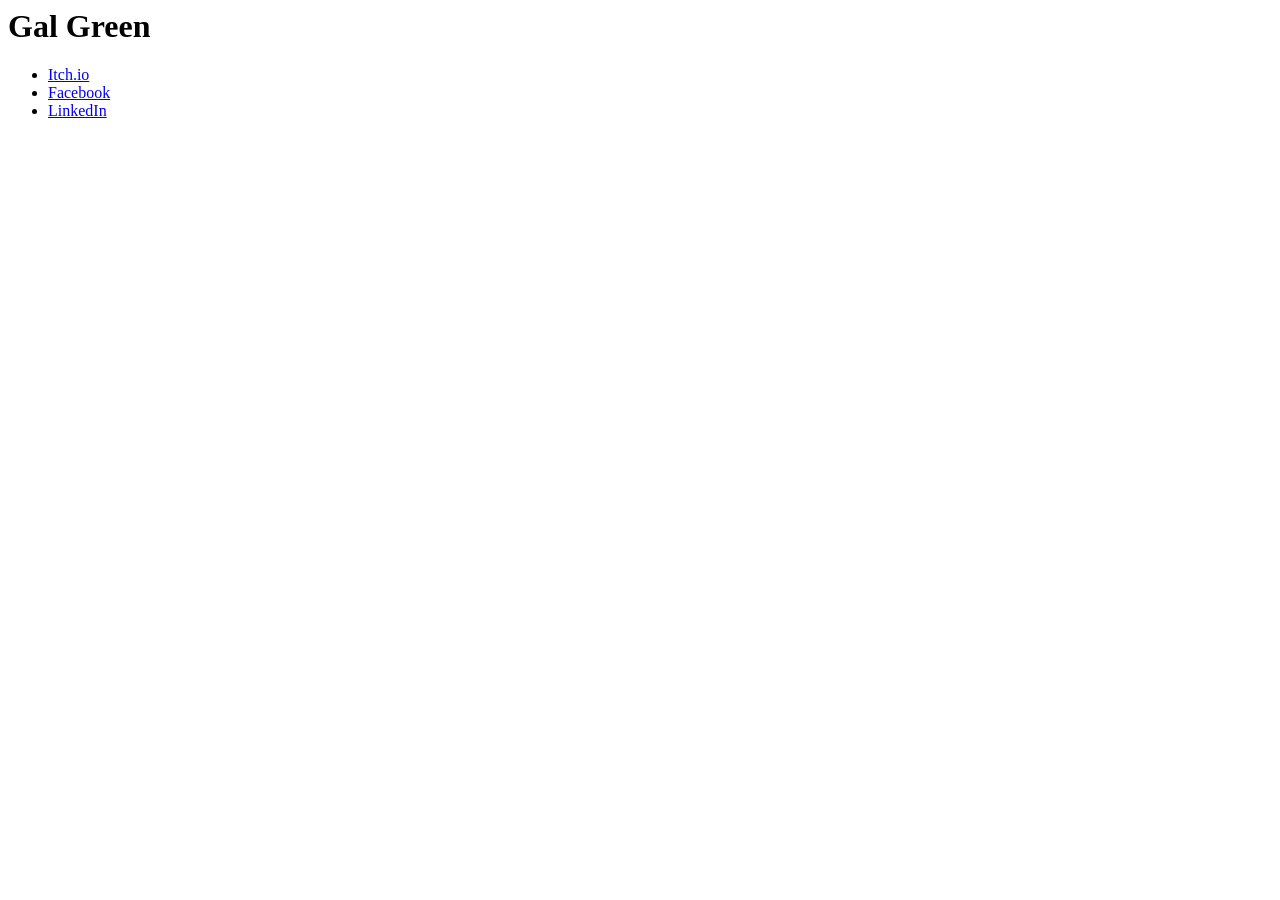
<file: index.html>
﻿<html>
	<head>
		<title>Gal Green</title>
	</head>
	<body>
		<h1>Gal Green</h1>
		<ul>
			<li><a href="https://demeno.itch.io/" target="_blank">Itch.io</a></li>
			<li><a href="https://www.facebook.com/gal.green" target="_blank">Facebook</a></li>
			<li><a href="https://www.linkedin.com/pub/gal-green/8/95a/205" target="_blank">LinkedIn</a></li>			
		</ul>
	</body>
</html>
</file>
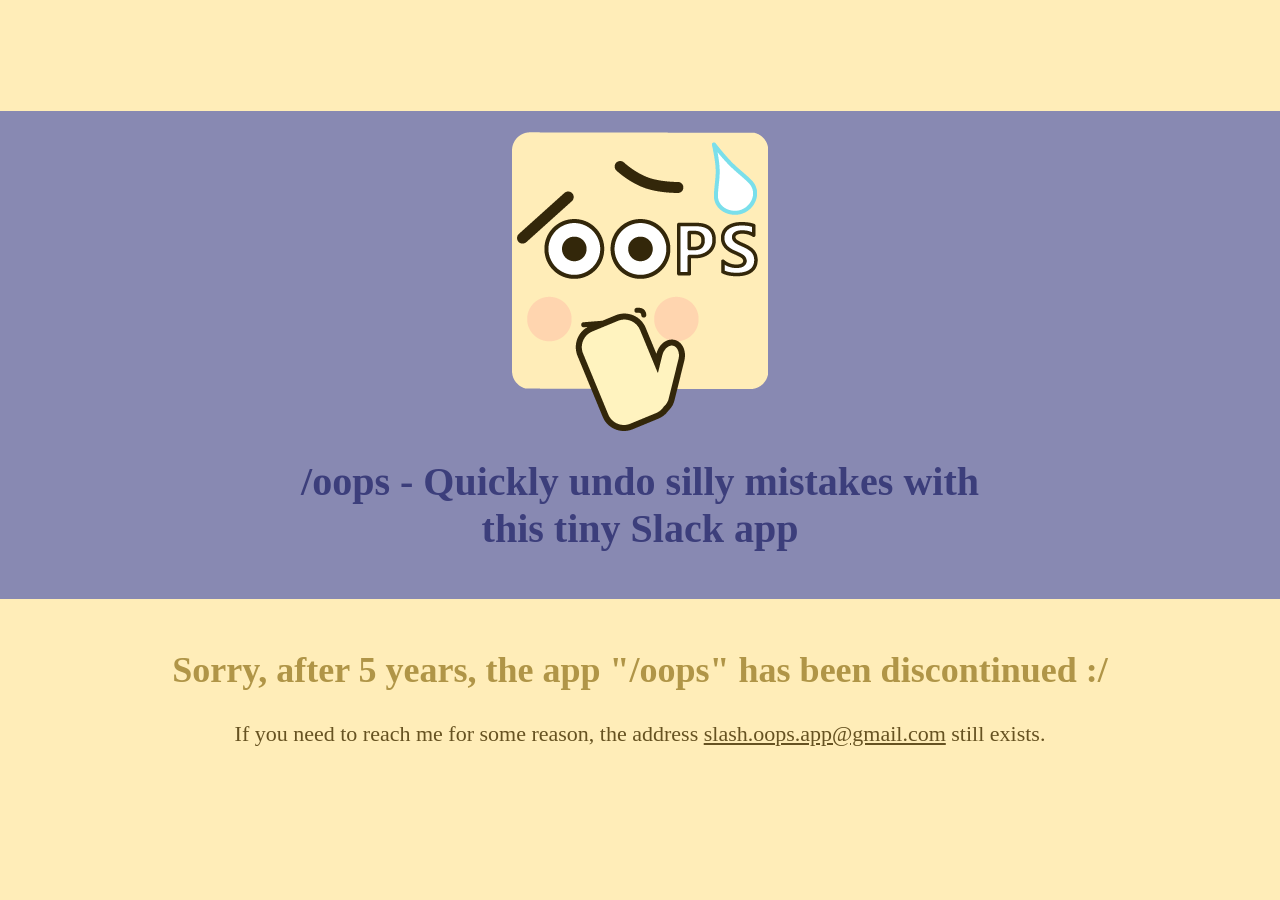
<file: Oops/Index.html>
<html>
	<head>
		<meta name=viewport content='width=900'>

		<meta property="og:url"                content="http://www.galgreen.com/oops/" />
		<meta property="og:type"               content="product" />
		<meta property="og:title"              content="/oops - Quick undo for Slack" />
		<meta property="og:description"        content="Quickly undo silly mistakes with this tiny Slack app" />
		<meta property="og:image"              content="http://www.galgreen.com/oops/fbShare.png" />
		<meta property="og:site_name"          content="/oops" />
		
		
		<link href="oops.css" rel="stylesheet" type="text/css">
		<title>/oops - Slack App</title>
		<style>
			body {
				display: flex;
				flex-direction: column;
				justify-content: center;
				height: 100vh;
			}
		</style>
	</head>
	<body>
		<div>
			<header id="main-header">
				<img src="siteLogo.png" />
				<h1>
					/oops - Quickly undo silly mistakes with this tiny Slack app
				</h1>			
			</header>
			<div style="padding:20px;">
			<h2>
				Sorry, after 5 years, the app "/oops" has been discontinued :/
			</h2>
			<p style="color: #665221;font-size: 22px;">
				If you need to reach me for some reason, the address <a href="mailto:slash.oops.app@gmail.com">slash.oops.app@gmail.com</a> still exists.
			</p>
			</div>
		</div>
		<script>
			(function(i,s,o,g,r,a,m){i['GoogleAnalyticsObject']=r;i[r]=i[r]||function(){
			(i[r].q=i[r].q||[]).push(arguments)},i[r].l=1*new Date();a=s.createElement(o),
			m=s.getElementsByTagName(o)[0];a.async=1;a.src=g;m.parentNode.insertBefore(a,m)
			})(window,document,'script','https://www.google-analytics.com/analytics.js','ga');

			ga('create', 'UA-80131141-1', 'auto');
			ga('send', 'pageview');
		</script>
	</body>
</html>
</file>
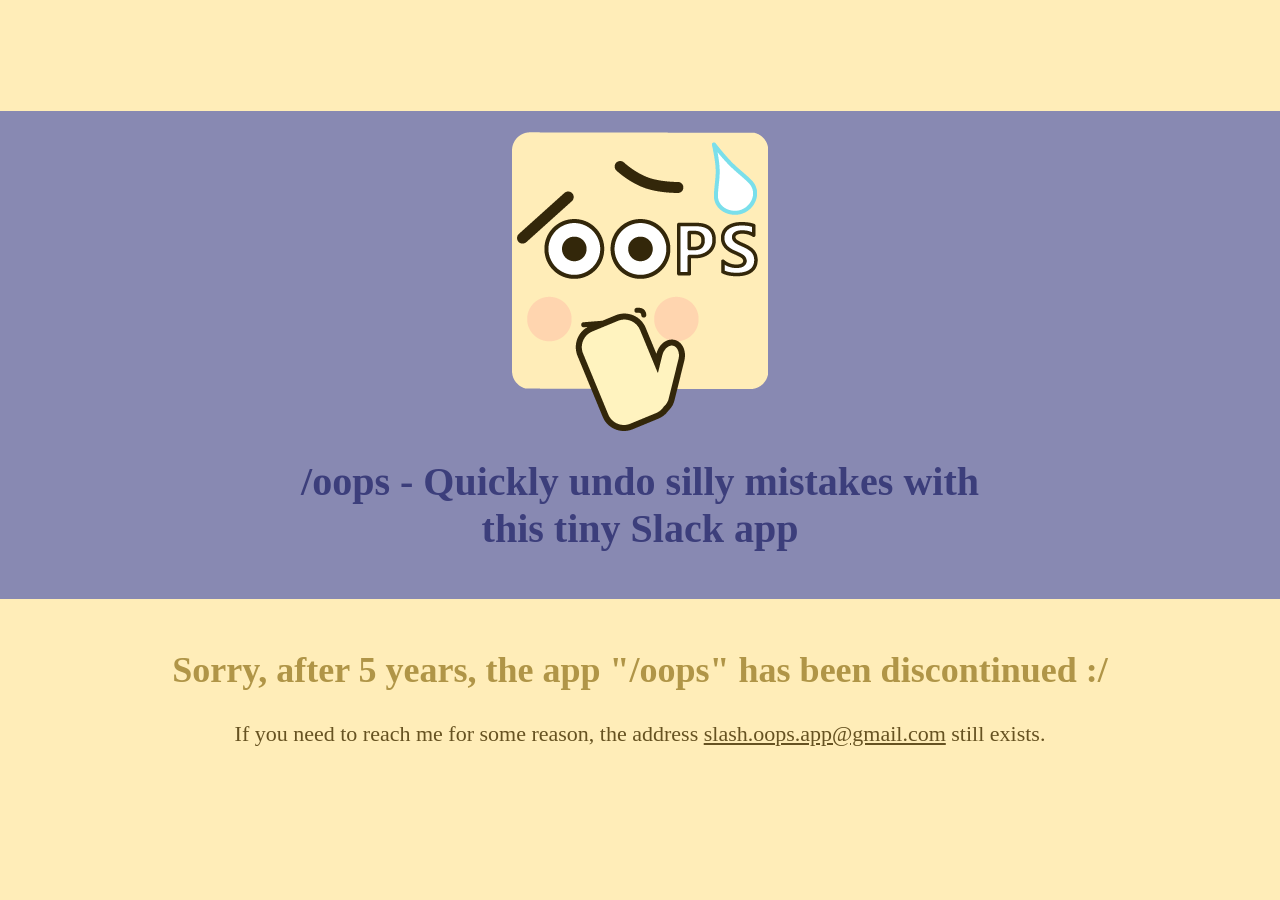
<file: Oops/index.html>
<html>
	<head>
		<meta name=viewport content='width=900'>

		<meta property="og:url"                content="http://www.galgreen.com/oops/" />
		<meta property="og:type"               content="product" />
		<meta property="og:title"              content="/oops - Quick undo for Slack" />
		<meta property="og:description"        content="Quickly undo silly mistakes with this tiny Slack app" />
		<meta property="og:image"              content="http://www.galgreen.com/oops/fbShare.png" />
		<meta property="og:site_name"          content="/oops" />
		
		
		<link href="oops.css" rel="stylesheet" type="text/css">
		<title>/oops - Slack App</title>
		<style>
			body {
				display: flex;
				flex-direction: column;
				justify-content: center;
				height: 100vh;
			}
		</style>
	</head>
	<body>
		<div>
			<header id="main-header">
				<img src="siteLogo.png" />
				<h1>
					/oops - Quickly undo silly mistakes with this tiny Slack app
				</h1>			
			</header>
			<div style="padding:20px;">
			<h2>
				Sorry, after 5 years, the app "/oops" has been discontinued :/
			</h2>
			<p style="color: #665221;font-size: 22px;">
				If you need to reach me for some reason, the address <a href="mailto:slash.oops.app@gmail.com">slash.oops.app@gmail.com</a> still exists.
			</p>
			</div>
		</div>
		<script>
			(function(i,s,o,g,r,a,m){i['GoogleAnalyticsObject']=r;i[r]=i[r]||function(){
			(i[r].q=i[r].q||[]).push(arguments)},i[r].l=1*new Date();a=s.createElement(o),
			m=s.getElementsByTagName(o)[0];a.async=1;a.src=g;m.parentNode.insertBefore(a,m)
			})(window,document,'script','https://www.google-analytics.com/analytics.js','ga');

			ga('create', 'UA-80131141-1', 'auto');
			ga('send', 'pageview');
		</script>
	</body>
</html>
</file>
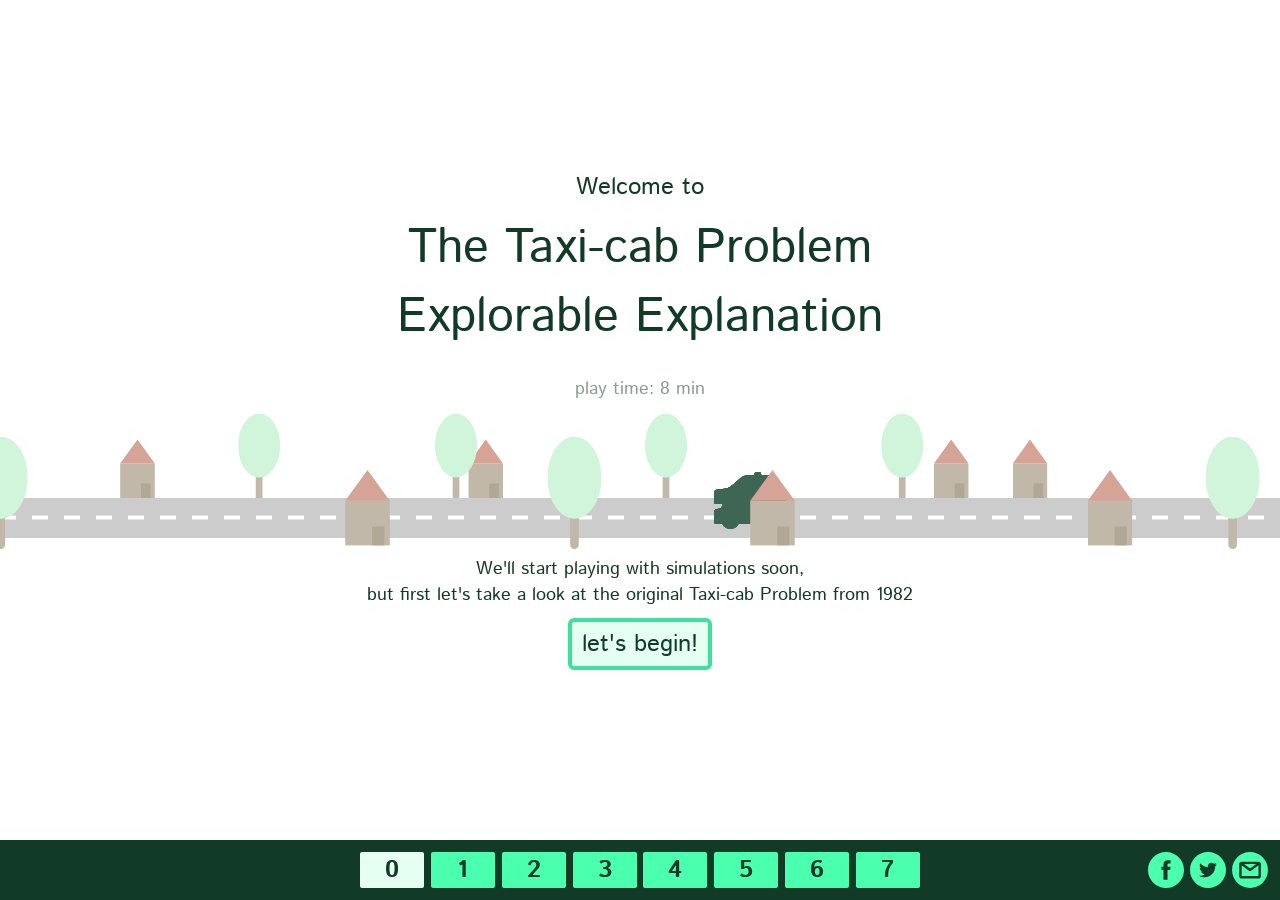
<file: TaxiCabProblem/index.html>
<html>
    <head>
        <meta charset="utf-8">
        <!-- Global site tag (gtag.js) - Google Analytics -->
<script async src="https://www.googletagmanager.com/gtag/js?id=UA-124204627-1"></script>
<script>
    window.dataLayer = window.dataLayer || [];
    function gtag(){dataLayer.push(arguments);}
    gtag('js', new Date());
    gtag('config', 'UA-124204627-1');

    // Addition for SPA [START]
    function insertCallback(parent, funcname, callback, ...args) {
        let oldFunc = parent[funcname] ? parent[funcname] : function () { }
        parent[funcname] = function () {
            oldFunc.apply(this, arguments)
            return callback(...args)
        }
    }

    function notify_analytics(l) {
        let newPage = l.pathname + l.hash
        gtag('config', 'UA-124204627-1', { 'page_path': newPage }); 
        // console.log("ga: " + newPage);
    }

    insertCallback(window.history, "pushState", notify_analytics, location)
    insertCallback(window.history, "replaceState", notify_analytics, location)
    // Addition for SPA [END]
</script>
        <title>Taxi-cab problem explorable by Gal Green</title>
        
        <link rel="manifest" href="manifest.json" />
        <link href="https://fonts.googleapis.com/css?family=Istok+Web:400,700" rel="stylesheet">
        <link rel="stylesheet" type="text/css" media="all" href="css/style.css" />
        <link rel="preload" href="svg/sprite.svg" as="image" />
        <meta name="viewport" content="height=600, initial-scale=0.8">
        <meta property="og:title"              content="The Taxicab Problem - an explorable by Gal Green" />
        <meta property="og:description"        content="An unintuitive probability problem explained with almost no math" />
        <meta property="og:image"              content="http://www.galgreen.com/TaxiCabProblem/images/facebookImage.jpg" />
    </head>
    <body> 
        <div class="main-wrapper">
            <main>
                <section id="intro" class="slide">
                    <p>
                        Welcome to
                    </p>
                    <h1>
                         The Taxi-cab Problem<br/>Explorable Explanation
                    </h1>
                    <p class="play-time">
                        play time: 8 min
                    </p>
                    <div class="intro-animation-container">
                        <div>
                            <img src="images/intro_house.svg" style="left: 2%;" />
                            <img src="images/intro_tree.svg" style="left: 11%;" />
                            <img src="images/intro_house.svg" style="left: 28.5%;" />
                            <img src="images/intro_tree.svg" style="left: 26%;" />
                            <img src="images/intro_tree.svg" style="left: 42%;" />
                            <img src="images/intro_tree.svg" style="left: 60%;" />
                            <img src="images/intro_house.svg" style="left: 64%;" />
                            <img src="images/intro_house.svg" style="left: 70%;" />
                            <img src="images/intro_tree.svg" style="left: 94%;" />
                            <img src="images/intro_house.svg" style="left: 98%;" />
                        </div>
                        <div>
                            <img src="images/intro_road.svg" />
                        </div>
                        <div class="cabs-container" style="transform: scaleX(-1) translateY(-26px);">
                            <svg class="green"><use xlink:href="svg/sprite.svg#cab"></use></svg>
                            <svg class="green"><use xlink:href="svg/sprite.svg#cab"></use></svg>
                            <svg class="blue"><use xlink:href="svg/sprite.svg#cab"></use></svg>
                            <svg class="green"><use xlink:href="svg/sprite.svg#cab"></use></svg>
                            <svg class="blue"><use xlink:href="svg/sprite.svg#cab"></use></svg>
                            <svg class="blue"><use xlink:href="svg/sprite.svg#cab"></use></svg>
                            <svg class="green"><use xlink:href="svg/sprite.svg#cab"></use></svg>
                        </div>
                        <div class="cabs-container" style="transform: translateY(-6px);">
                            <svg class="blue"><use xlink:href="svg/sprite.svg#cab"></use></svg>
                            <svg class="green"><use xlink:href="svg/sprite.svg#cab"></use></svg>
                            <svg class="green"><use xlink:href="svg/sprite.svg#cab"></use></svg>
                            <svg class="blue"><use xlink:href="svg/sprite.svg#cab"></use></svg>
                            <svg class="blue"><use xlink:href="svg/sprite.svg#cab"></use></svg>
                            <svg class="green"><use xlink:href="svg/sprite.svg#cab"></use></svg>
                            <svg class="blue"><use xlink:href="svg/sprite.svg#cab"></use></svg>
                        </div>
                        <div>
                            <img src="images/intro_tree.svg" style="left: 4%;" />
                            <img src="images/intro_house.svg" style="left: 26%;" />
                            <img src="images/intro_tree.svg" style="left: 38%;" />
                            <img src="images/intro_house.svg" style="left: 50%;" />
                            <img src="images/intro_house.svg" style="left: 70%;" />
                            <img src="images/intro_tree.svg" style="left: 77%;" />
                            <img src="images/intro_house.svg" style="left: 93%;" />
                        </div>
                    </div>
                    <p>
                        We'll start playing with simulations soon,<br/>
                        but first let's take a look at the original Taxi-cab Problem from 1982
                    </p>
                    <button id="intro-continue-button" class="cta">let's begin!</button>
                </section>
                <section id="slide1" class="slide collapsed">
                    <div class="top-part">
                        <section class="text-container">
                            <section id="slide1-text1">
                                <h1>The Taxi-cab Problem</h1>
                                <p>
                                    A cab was involved in a hit and run accident at night. Two cab companies, the Green and the Blue, operate in the city. 90% of the cabs in the city are Green and 10% are Blue.
                                </p>
                                <p>
                                    A witness identified the cab as Blue. The court tested the reliability of the witness under the same circumstances that existed on the night of the accident and concluded that the witness correctly identified each one of the two colors 80% of the time and failed 20% of the time.                            
                                </p>
                                <p>
                                    What is the probability that the cab involved in the accident was Blue rather than Green knowing that this witness identified it as Blue?</p>
                                </p>
                            </section>
                            <section id="slide1-text2" class="collapsed">
                                <h1>The Taxi-cab Problem</h1>
                                <p id="slide1Text2DynamicParagaraph">
                                    80% - Congratulations, like most people, including me, you’ve been fooled by your intuitions and got this completely wrong. Even though it doesn’t feel like it, what the witness saw is only a part of the picture.                                </p>
                                <p>
                                    Us humans are very bad at looking at the big picture of things.
                                    That’s why most people, including me, think 80% is the right answer when they first read about this problem, while the actual answer is 30% (we’ll see why soon).
                                </p>
                                <p>
                                    But why are we even talking about this?<br/>
                                    This problem shows how people tend to ignore very important information when they look at the world, and when we get the world wrong, we make bad decisions.
                                </p>
                            </section>
                        </section>
                        <section class="illustration">
                            <img src="images/illustration.png" />
                        </section>
                    </div>
                    <div class="bottom-part">
                        <section id="percent-buttons">
                            <button id="percent0">0%</button>
                            <button id="percent10">10%</button>
                            <button id="percent20">20%</button>
                            <button id="percent30">30%</button>
                            <button id="percent40">40%</button>
                            <button id="percent50">50%</button>
                            <button id="percent60">60%</button>
                            <button id="percent70">70%</button>
                            <button id="percent80">80%</button>
                            <button id="percent90">90%</button>
                            <button id="percent100">100%</button>
                        </section>
                        <button id="slide1-continue-button" class="cta collapsed">so, why ~30%?</button>
                    </div>
                </section>
                <section id="slide2" class="slide collapsed">
                    <section class="centered-text">
                        <p>
                            Let’s pretend for a moment there was no witness. (sounds sketchy I know)
                        </p>
                        <p>
                            The original problem had a city with 90% green cabs and 10% blue cabs.<br>
                            To make it simpler, let’s look at a small town with just 9 green cabs and 1 blue cab.
                        </p>
                        <p>
                            But 9 and 1 is boring, <span class="cta">go ahead and drag the cyan slider to 6 blue and 4 green cabs.</span>
                        </p>
                    </section>
                    <section id="slide2-cabs-slider"></section>
                    <section id="slide2-bottom-part" class="bottom-part collapsed">
                        <p>
                            that’s much nicer! now let’s
                        </p>
                        <button id="slide2-continue-button" class="cta">simulate an accident</button>
                    </section>
                </section>
                <section id="slide3" class="slide collapsed">
                    <section id="slide3-cabs-slider"></section>
                    <div class="main-explanation">
                        <section class="explanation-text">
                            <section id="slide3-phase1">
                                <div class="top-part">
                                    <p>
                                        Welcome to our small town,<br/>
                                        let’s call it Taxidentville.
                                    </p>
                                    <p>
                                        The circles show the 10 places where an accident <span class="bold">might happen</span>.<br/>
                                    </p>
                                    <p>
                                        Gladly, only one accident will happen.
                                    </p>
                                </div>
                                <div class="bottom-part">
                                    <p>
                                        to prove it's random, you shuffle & place the accident
                                    </p>
                                    <button id="slide3-shuffle-accident-button" class="basic wide">start shuffling</button>&nbsp;
                                    <button id="slide3-place-accident-button" class="basic wide disabled">finish shuffling - place the accident</button>
                                </div>
                            </section>                        
                            <section id="slide3-phase2" class="collapsed">
                                <div class="top-part">
                                    <p>
                                        Good, but which cab had the accident?
                                    </p>
                                    <p>
                                        Like the accident, let’s place the cabs randomly.
                                    </p>
                                    <p>
                                        (you can still change the number of green and blue cabs)
                                    </p>
                                </div>                                      
                                <div class="bottom-part">
                                    <button id="slide3-shuffle-cabs-button" class="basic wide">shuffle the cabs</button>&nbsp;
                                    <button id="slide3-place-cabs-button" class="basic wide disabled">place the cabs</button>
                                </div>
                            </section>
                            <section id="slide3-phase3" class="collapsed">
                                <div class="top-part">
                                    <section class="report-box">
                                        <header>Report</header>
                                        Blue cabs: <span id="slide3-phase3-report-cabs-percent"></span><br/>
                                        Blue cab accidents: <span id="slide3-phase3-report-cabs-accidents"></span>
                                    </section>
                                    <section id="slide3-phase3-content_a">
                                        <p>
                                            Ah ha! A <span id="slide3-phase3-cab-color"></span> cab had the accident!
                                        </p>
                                        <p>
                                            But remember, this is only <span class="bold">one possibility of many</span>.
                                        </p>
                                    </section>
                                    <section id="slide3-phase3-content_b" class="collapsed">
                                        <p>
                                            As we can see, when there’s no witness, counting the blue cabs is the best guess we have.
                                        </p>
                                        <div class="side-by-side-buttons">
                                            <button id="slide3-phase3-sandbox-run-sim-button" class="basic">run sim</button>
                                            <button id="slide3-phase3-sandbox-100-times-button" class="basic">100 times</button>
                                            <button id="slide3-phase3-sandbox-reset-stats-button" class="basic">reset stats</button>
                                        </div>
                                    </section>
                                </div>                                      
                                <div class="bottom-part">
                                    <section id="slide3-phase3-button_a">
                                        <p>
                                            what would happen if we run the simulation...
                                        </p>
                                        <button id="slide3-100-times-button" class="basic wide">100 times?</button>
                                    </section>
                                    <section id="slide3-phase3-button_b" class="collapsed">
                                        <p>
                                            feel free to play around some more,<br/>
                                            when you’re ready, let’s continue:
                                        </p>
                                        <button id="slide3-continue-button" class="cta wide">bring back the witness</button>
                                    </section>
                                </div>
                            </section>
                        </section>
                        <div class="explanation-graphic">
                            <div id="taxidentville-graphics-container" class="taxidentville-graphics-container"><img src="images/taxidentville.png" /></div>
                        </div>
                    </div>
                </section>
                <section id="slide4" class="slide collapsed">
                    <div class="top-controllers">
                        <section id="slide4-cabs-slider" class="half-size"></section>
                        <div class="separator"></div>
                        <section id="slide4-witness-slider" class="half-size"></section>
                    </div>
                    <div class="main-explanation">
                        <div class="top-part">
                            <p class="centered-text">
                                Our witness is only correct some of the time.<br/>
                                We simulate a better or worse witness with the new slider at the top right.<br/>
                                A 60% correct witness has a 60% chance to report the truth.<br/>
                                0% = always wrong/lying | 50% = completely random | 100% = always right
                            </p>
                            <p class="centered-text">
                                The eyes above the cabs show us what the witness would see.
                            </p>
                            <img src="images/slide4-illustration.png" />
                        </div>
                        <div class="bottom-part">
                            <button id="slide4-continue-button" class="cta">ok, that makes sense</button>
                </section>
                </section>
                <section id="slide5" class="slide collapsed">
                    <div class="top-controllers">
                        <section id="slide5-cabs-slider" class="half-size"></section>
                        <div class="separator"></div>
                        <section id="slide5-witness-slider" class="half-size"></section>
                    </div>
                    <div class="main-explanation">
                        <section class="explanation-text">
                            <section id="slide5-phase1">
                                <div class="top-part">
                                    <p>
                                        Although this example only has green cabs, any non-perfect witness would still “see” a blue cab in some cases.<br/>
                                        When a witness says a blue cab had the accident, we can look at the cabs with the blue eyes, and see how many of them are really blue. In this case, none of them are blue!
                                    </p>
                                    <p>
                                        So a 60% accurate witness doesn’t have to be 60% correct!
                                        In a town that only has green cabs, a witness that claims a blue cab had the accident would <span class="bold">always</span> be wrong (0% correct)!
                                    </p>
                                </div>
                                <div class="bottom-part">
                                    <p class="centered-text">
                                        but the witness isn’t always useless,<br/>
                                        <span class="cta">go ahead and change half of the cabs to blue.</span>
                                    </p>
                                </div>
                            </section>
                            <section id="slide5-phase2" class="collapsed">
                                <div class="top-part">
                                    <p>
                                        When half of the cabs are blue and half are green, the witness gives us our best guess.
                                    </p>
                                    <p>
                                        If we look at cases where the cab was seen as blue, we can tell the real ones match our witness's accuracy.<br/>
                                        60% = 3 really-blue out of 5 seen-as-blue cabs
                                    </p>
                                    <figure class="wintnessed-cabs-example">
                                        <svg><use xlink:href="svg/sprite.svg#cab_green_seenblue"></use></svg>
                                        <svg><use xlink:href="svg/sprite.svg#cab_green_seenblue"></use></svg>
                                        <svg><use xlink:href="svg/sprite.svg#cab_blue_seenblue"></use></svg>
                                        <svg><use xlink:href="svg/sprite.svg#cab_blue_seenblue"></use></svg>
                                        <svg><use xlink:href="svg/sprite.svg#cab_blue_seenblue"></use></svg>
                                    </figure>
                                </div>
                                <div class="bottom-part">
                                    <p class="centered-text">
                                        are you ready for a challenge? let’s play with the sliders a bit
                                    </p>
                                    <p class="centered-text">
                                        <span class="cta">To continue,<br/>
                                        set a scenario in which our witness would see:<br/>
                                        10% chance - a blue cab that is actually blue<br/>
                                        20% chance - a blue cab that is in fact green<br/>
                                        70% chance - a green cab that is actually green</span>
                                    </p>
                                </div>
                            </section>
                            <section id="slide5-phase3" class="collapsed">
                                <div class="top-part">
                                    <p>
                                        Well done!<br/>
                                        Have you noticed? You’ve recreated our original question!<br/>
                                        90% green cabs, 10% blue, 80% accurate witness.<br/>
                                        Only 1 out of the 3 “blue” cabs is really blue,<br/>
                                        that’s nearly 30%.
                                    </p>
                                    <figure class="wintnessed-cabs-example">
                                        <svg><use xlink:href="svg/sprite.svg#cab_green_seenblue"></use></svg>
                                        <svg><use xlink:href="svg/sprite.svg#cab_green_seenblue"></use></svg>
                                        <svg><use xlink:href="svg/sprite.svg#cab_blue_seenblue"></use></svg>
                                    </figure>
                                </div>
                                <div class="bottom-part">
                                    <button id="slide5-phase3-continue-button" class="cta">so what does this mean?</button>
                                </div>
                            </section>
                            <section id="slide5-phase4" class="collapsed">
                                <div class="top-part">
                                    <p>
                                        So, we’ve learned that in order to know the chance the witness is actually right in saying the cab is blue, we need to look at all of the possibilites of witness-seeing-blue-cabs, and count how many of them are real-blue and not mistake-blue.
                                    </p>
                                    <section class="report-box">
                                        <header>
                                            Scary Math Box
                                        </header>
                                        <p>
                                            (blue cabs seen as blue) out of<br/>
                                            (blue cabs seen as blue + green cabs seen as blue)
                                        </p>
                                        <img src="images/scaryMath.png" />
                                    </section>
                                </div>
                                <div class="bottom-part">
                                    <p class="centered-text">
                                        feel free to play around some more,<br/>
                                        when you’re done, let’s go
                                    </p>
                                    <button id="slide5-continue-button" class="cta">back to Taxidentville</button>
                                </div>
                            </section>
                        </section>
                        <section class="explanation-graphic">
                            <section id="slide5-witness-cabs"></section>
                        </section>
                    </div>
                </section>
                <section id="slide6" class="slide collapsed">
                    <div class="top-controllers">
                        <section id="slide6-cabs-slider" class="half-size"></section>
                        <div class="separator"></div>
                        <section id="slide6-witness-slider" class="half-size"></section>
                    </div>
                    <div class="main-explanation">
                        <section class="explanation-text">
                            <div class="top-part">
                                <p>
                                    Now let’s run the full simulation many times, and compare our calculated guess with the actual results.
                                </p>
                                <section class="report-box">
                                    <header>Report</header>
                                    Blue cabs: <span id="slide6-report-cabs-percent"></span><br/>
                                    Witness accuracy: <span id="slide6-report-witness-accuracy"></span><br/>
                                    Our calculated guess: <span id="slide6-report-our-guess" class="bold"></span><br/>
                                    <br/>
                                    Witness said blue: <span id="slide6-report-witness-said-blue"></span><br/>
                                    Witness was correct in saying “blue”: <span id="slide6-report-actual-result" class="bold"></span>
                                </section>
                                <div class="side-by-side-buttons">
                                    <button id="slide6-sandbox-run-sim-button" class="basic">run sim</button>
                                    <button id="slide6-sandbox-100-times-button" class="basic">100 times</button>
                                    <button id="slide6-sandbox-reset-stats-button" class="basic">reset stats</button>
                                </div>                            
                            </div>                                      
                            <div class="bottom-part">                            
                                <button id="slide6-continue-button" class="cta wide collapsed">when you're done</button>
                            </div>                        
                        </section>
                        <div class="explanation-graphic">
                            <div id="phase6-taxidentville-graphics-container" class="taxidentville-graphics-container">
                                <img src="images/taxidentville.png" />
                            </div>
                        </div>
                    </div>                
                </section>
                <section id="credits" class="slide collapsed">
                    <p>
                        Well, I really hope that made sense.
                    </p>
                    <header>
                        <p class="created-by">
                            created by
                        </p>
                        <h1>Gal Green</h1>
                        <span class="not-blue">(not blue)</span>
                        <p class="for-eej">
                            for the Explorable Explanations Jam (2018)
                        </p>
                    </header>
                    <div class="bottom-part">
                        <p>
                            Share: <a href="https://www.facebook.com/sharer/sharer.php?u=http%3A//galgreen.com/TaxiCabProblem/" target="_blank">Facebook</a>, <a href="https://twitter.com/intent/tweet?text=An%20unintuitive%20probability%20problem%20explained%20with%20almost%20no%20math%20http%3A%2F%2Fgalgreen.com%2FTaxiCabProblem%2F" target="_blank">Twitter</a>, <a href="mailto:?subject=The%20Taxicab%20Problem&body=An%20unintuitive%20probability%20problem%20explained%20with%20almost%20no%20math%20http%3A%2F%2Fgalgreen.com%2FTaxiCabProblem%2F" target="_blank">Mail</a> |
                            Feedback: <a href="https://www.surveymonkey.com/r/5CY2SYK" target="_blank">Survey</a> |
                            Code: <a href="https://github.com/Demeno/TaxicabExplorable" target="_blank">GitHub</a> |
                            Me: <a href="https://www.facebook.com/gal.green" target="_blank">Facebook</a>, <a href="https://www.linkedin.com/pub/gal-green/8/95a/205" target="_blank">LinkedIn</a>
                        </p>
                        <p>
                            <strong>Thanks</strong><br/>
                            Erez Reznikov - for some graphic design tips<br/>
                            Nicky Case - for the inspiration and making this jam happen<br/>
                            You - for checking this out
                        </p>
                        <p>
                            Based on the original taxicab problem by Amos Tversky and Daniel Kahneman (1982)
                        </p>
                    </div>
                    <p class="clority">
                        2020: These days I'm making an innovative puzzle game, <a href="https://demeno.itch.io/clority" target="_blank">play it online</a>
                    </p>
                </section>
            </main>
        </div>       
        <footer>
            <nav id="slides-navigation"></nav>
            <div class="share-buttons">
                <a href="https://www.facebook.com/sharer/sharer.php?u=http%3A//galgreen.com/TaxiCabProblem/" target="_blank">
                    <svg><use xlink:href="svg/sprite.svg#share_facebook"></use></svg>
                </a>
                <a href="https://twitter.com/intent/tweet?text=An%20unintuitive%20probability%20problem%20explained%20with%20almost%20no%20math%20http%3A%2F%2Fgalgreen.com%2FTaxiCabProblem%2F" target="_blank">
                    <svg><use xlink:href="svg/sprite.svg#share_twitter"></use></svg>
                </a>
                <a href="mailto:?subject=The%20Taxicab%20Problem&body=An%20unintuitive%20probability%20problem%20explained%20with%20almost%20no%20math%20http%3A%2F%2Fgalgreen.com%2FTaxiCabProblem%2F" target="_blank">
                    <svg><use xlink:href="svg/sprite.svg#share_mail"></use></svg>
                </a>
            </div>
        </footer>
        <script src="js/helper.js"></script>
        <script src="js/witnessSliderController.js"></script>
        <script src="js/cabSliderController.js"></script>
        <script src="js/mapController.js"></script>
        <script src="js/witnessCabsController.js"></script>        
        <script src="js/slides.js"></script>
        <script src="js/taxidentville.js"></script>
        <script>
            var taxidentville = new Taxidentville.Main();
        </script>
    </body>
</html>
</file>
<file: Oops/oops.css>
html, body {
	text-align: center;
	padding:0px;
	margin:0px;
	font-family: microsoft yahei ui;
}

body {
	background-color: #FFEDB8;
}

#main-header {
	margin:0px;	
	padding:20px;
	text-align: center;
	background-color: #8889B2;
}

#main-header img {
	display: block;
	margin:auto;
}

#main-header h1 {
	font-weight: bold;
	font-size:40px;	
	color:#3C3E7B;
	display: inline-block;
	max-width: 706px;
}

#demo-figure img {
	border: 4px solid #D9C17D;
    border-radius: 25px;
}

nav.add-to-slack-button-area {
	background-color: #3C3E7B;
	padding:15px;
}

h2 {
	font-size:36px;
	color: #B09547;
}

.text-section-wrapper {
	color: #665221;
	border: 4px solid #D9C17D;
    border-radius: 25px;
    max-width: 834px;
    display: block;
    margin:auto;
    margin-bottom: 30px;
    text-align: left;
    padding:15px;    
    font-size:22px;
}

.text-section-wrapper header {
	font-weight: bold;
}

.text-section-wrapper p {
	margin:0px;
}

.text-section-wrapper section {
	margin-bottom:20px;
}

.text-section-wrapper section:last-child {
	margin-bottom:0px;
}

.faq-subsection {
	margin:20px 36px;	
	font-size:20px;
}

.faq-subsection p {
	margin-bottom:20px;
}

.faq-subsection p:last-child {
	margin-bottom:0px;
}

a {
	color: #665221;	
	text-decoration: underline;
}

.success {
	font-size:30px;
	font-weight: bold;
	color:#8889B2;
}

#try-it-out-section section {
	font-size:18px;
	color:#665221;
	margin-bottom: 12px;
}

#try-it-out-section section header {
	font-size:24px;
	font-weight: bold;
}

#nav-back {
	margin: 20px;
}
</file>
<file: TaxiCabProblem/css/style.css>
* {
  margin: 0;
  padding: 0;
  box-sizing: border-box;
}

button {
  border: none;
  font-family: inherit;
}

button:focus {
  outline: none;
}

ul {
  list-style: none;
}

body {
  font-family: 'Istok Web', sans-serif;
}

a {
  text-decoration: none;
}

body {
  display: flex;
  height: 100vh;
  justify-content: center;
  flex-direction: column;
  color: #113A27;
  transition: background-color .4s;
  min-height: 600px;
  min-width: 960px;
}

body.credits {
  background: #113A27;
}

body.credits main {
  background: transparent;
}

.main-wrapper {
  display: flex;
  justify-content: center;
  flex: 1;
}

main {
  width: 960px;
  height: 540px;
  align-self: center;
  position: relative;
  transition: background-color .4s;
}

footer {
  bottom: 0;
  left: 0;
  right: 0;
  margin-top: auto;
  height: 60px;
  background: #113A27;
  position: relative;
}

footer nav {
  display: flex;
  width: 560px;
  height: 100%;
  justify-content: space-between;
  align-items: center;
  margin: 0 auto;
}

footer nav button {
  min-width: 64px;
  height: 36px;
  font-weight: bold;
  line-height: 26px;
  background: #4AFFAD;
  border-radius: 2px;
}

footer nav button:hover {
  background: #E6FFF3;
}

footer nav button.current {
  background: #E6FFF3;
}

footer .share-buttons {
  position: absolute;
  right: 12px;
  display: flex;
  bottom: 0;
  top: 0;
  align-items: center;
  justify-content: space-between;
  width: 120px;
}

footer .share-buttons > a {
  color: #4AFFAD;
  transition: .15s color;
}

footer .share-buttons > a:hover {
  color: #E6FFF3;
}

footer .share-buttons > a > svg {
  fill: currentColor;
  width: 36px;
  height: 36px;
}

h1 {
  font-size: 28px;
  font-weight: normal;
  margin-bottom: 14px;
}

p {
  font-size: 18px;
  margin-bottom: 10px;
}

button {
  color: inherit;
  font-size: 24px;
  padding: 5px 10px;
  transition: .15s;
}

button:hover:not(:active) {
  filter: drop-shadow(0px 3px 0px rgba(0, 0, 0, 0.8));
  transform: translateY(-3px);
}

button.collapsed {
  display: none;
}

button.wide {
  min-width: 280px;
}

button.cta {
  background: #E6FFF3;
  border: solid 4px #3FE09C;
  border-radius: 6px;
}

button.basic {
  background: #4AFFAD;
  border-radius: 6px;
}

button.basic.disabled {
  background: #cccccc;
  pointer-events: none;
}

span.bold {
  font-weight: bold;
}

span.cta {
  background: #E6FFF3;
  padding: 3px;
}

.slide {
  position: absolute;
  transition: .4s;
  padding: 20px;
  display: flex;
  flex-direction: column;
  width: 100%;
  height: 100%;
}

.slide:not(.active) {
  opacity: 0;
  pointer-events: none;
  transform: translateY(-10px);
}

.slide.collapsed {
  display: none !important;
}

.slide#intro {
  align-items: center;
  text-align: center;
}

.slide#intro > p:first-of-type {
  font-size: 24px;
}

.slide#intro > h1 {
  font-size: 48px;
  margin-bottom: 24px;
}

.slide#intro .play-time {
  color: #889d93;
}

.slide#intro .intro-animation-container {
  margin: auto 0;
  position: relative;
  overflow: hidden;
  width: 100vw;
  width: max(100vw, 100% + 40px);
  flex: 1;
}

.slide#intro .intro-animation-container > * {
  position: absolute;
  left: 0;
  right: 0;
  width: 1500px;
  height: 38px;
  margin: 0 auto;
  top: calc(76% + (1 - var(--depth)) * -16%);
  transform: scale(calc(1 + var(--depth) / 8));
  display: flex;
  justify-content: center;
}

.slide#intro .intro-animation-container > * > * {
  position: absolute;
}

.slide#intro .intro-animation-container > *:nth-child(1) {
  --depth: -1;
}

.slide#intro .intro-animation-container > *:nth-child(2) {
  --depth: 0;
}

.slide#intro .intro-animation-container > *:nth-child(3) {
  --depth: 0;
}

.slide#intro .intro-animation-container > *:nth-child(4) {
  --depth: 0;
}

.slide#intro .intro-animation-container > *:nth-child(5) {
  --depth: 1;
}

.slide#intro .intro-animation-container > * img[src*='house'] {
  bottom: 14px;
}

.slide#intro .intro-animation-container > * img[src*='tree'] {
  bottom: 11px;
}

.slide#intro .intro-animation-container > * img[src*="house"], .slide#intro .intro-animation-container > * img[src*="tree"] {
  filter: saturate(0.5);
}

.slide#intro .intro-animation-container > *.cabs-container {
  overflow: hidden;
  height: 36.896px;
}

.slide#intro .intro-animation-container > *.cabs-container svg {
  width: 72.887px;
  height: 36.896px;
  position: absolute;
  transition: 400ms fill;
  animation: infinite 10s drive linear;
}

.slide#intro .intro-animation-container > *.cabs-container svg.green {
  fill: #83FB4C;
}

.slide#intro .intro-animation-container > *.cabs-container svg.blue {
  fill: #43BBF6;
}

.slide#intro .intro-animation-container > *.cabs-container svg:not(.show-real-color) {
  fill: #3e6655;
}

.slide#intro .intro-animation-container > *.cabs-container svg:nth-child(1) {
  animation-delay: -8.57143s;
}

.slide#intro .intro-animation-container > *.cabs-container svg:nth-child(2) {
  animation-delay: -7.14286s;
}

.slide#intro .intro-animation-container > *.cabs-container svg:nth-child(3) {
  animation-delay: -5.71429s;
}

.slide#intro .intro-animation-container > *.cabs-container svg:nth-child(4) {
  animation-delay: -4.28571s;
}

.slide#intro .intro-animation-container > *.cabs-container svg:nth-child(5) {
  animation-delay: -2.85714s;
}

.slide#intro .intro-animation-container > *.cabs-container svg:nth-child(6) {
  animation-delay: -1.42857s;
}

.slide#intro .intro-animation-container > *.cabs-container svg:nth-child(7) {
  animation-delay: 0s;
}

@keyframes drive {
  0% {
    left: -72.887px;
  }
  100% {
    left: 100%;
  }
}

.slide#slide1 .top-part {
  display: flex;
  height: 100%;
  min-height: 0;
  padding-bottom: 20px;
}

.slide#slide1 .top-part .text-container {
  width: 463px;
  position: relative;
  margin-right: 10px;
}

.slide#slide1 .top-part .text-container section {
  position: absolute;
  transition: .4s;
}

.slide#slide1 .top-part .text-container section.collapsed {
  opacity: 0;
  pointer-events: none;
}

.slide#slide1 .top-part .illustration {
  flex-grow: 1;
  margin-right: -20px;
  margin-left: 10px;
}

.slide#slide1 .bottom-part {
  margin-top: auto;
  display: flex;
  min-height: 50px;
  align-items: center;
}

.slide#slide1 .bottom-part button.cta {
  margin: 0 auto;
}

.slide#slide1 #percent-buttons {
  display: flex;
  justify-content: space-between;
  width: 100%;
}

.slide#slide1 #percent-buttons.collapsed {
  display: none;
}

.slide#slide1 #percent-buttons button {
  border-radius: 6px;
  width: 76px;
}

.slide#slide1 #percent-buttons button#percent0 {
  background: #83FB4C;
}

.slide#slide1 #percent-buttons button#percent10 {
  background: #7DF45D;
}

.slide#slide1 #percent-buttons button#percent20 {
  background: #77EE6E;
}

.slide#slide1 #percent-buttons button#percent30 {
  background: #70E780;
}

.slide#slide1 #percent-buttons button#percent40 {
  background: #6AE18F;
}

.slide#slide1 #percent-buttons button#percent50 {
  background: #64DBA0;
}

.slide#slide1 #percent-buttons button#percent60 {
  background: #5DD5B1;
}

.slide#slide1 #percent-buttons button#percent70 {
  background: #57CEC3;
}

.slide#slide1 #percent-buttons button#percent80 {
  background: #50C8D4;
}

.slide#slide1 #percent-buttons button#percent90 {
  background: #4AC2E5;
}

.slide#slide1 #percent-buttons button#percent100 {
  background: #43BBF6;
}

.slide#slide2 {
  align-items: center;
}

.slide#slide2 .centered-text {
  text-align: center;
  width: 82%;
  margin-bottom: 10px;
}

.slide#slide2 .bottom-part {
  margin-top: auto;
  display: flex;
  flex-direction: column;
  align-items: center;
  transition: .4s;
}

.slide#slide2 .bottom-part.collapsed {
  transform: translateY(-10px);
  opacity: 0;
  pointer-events: none;
}

.slide#slide2 .bottom-part button.cta {
  margin: 0 auto;
}

.slide#slide3 .cabs-slider {
  margin-bottom: 10px;
}

.slide#slide3 .main-explanation {
  flex-grow: 1;
  padding-top: 10px;
  display: flex;
  border-top: 2px solid #cccccc;
}

.slide#slide3 .main-explanation .explanation-text {
  flex-grow: 1;
  width: 100%;
  margin-right: 10px;
}

.slide#slide3 .main-explanation .explanation-text > section {
  display: flex;
  flex-direction: column;
  position: absolute;
  width: 450px;
  height: 396px;
  transition: .4s;
}

.slide#slide3 .main-explanation .explanation-text > section .top-part {
  flex-grow: 1;
}

.slide#slide3 .main-explanation .explanation-text > section .bottom-part {
  display: flex;
  flex-direction: column;
}

.slide#slide3 .main-explanation .explanation-text > section .bottom-part p {
  text-align: center;
}

.slide#slide3 .main-explanation .explanation-text > section .bottom-part section {
  display: flex;
  flex-direction: column;
  align-items: center;
}

.slide#slide3 .main-explanation .explanation-text > section.collapsed {
  opacity: 0;
  pointer-events: none;
}

.slide#slide3 .main-explanation .explanation-text > section section.collapsed {
  display: none;
}

.slide#slide3 .main-explanation .explanation-graphic {
  flex-grow: 1;
  width: 100%;
  margin-left: 10px;
}

.slide#slide4 .top-controllers {
  display: flex;
  margin-bottom: 10px;
}

.slide#slide4 .top-controllers > section {
  flex-grow: 1;
  margin: 0 10px;
}

.slide#slide4 .top-controllers > section:first-child {
  margin-left: 0;
}

.slide#slide4 .top-controllers > section:last-child {
  margin-right: 0;
}

.slide#slide4 .top-controllers .separator {
  display: flex;
}

.slide#slide4 .top-controllers .separator::before {
  content: "";
  border: 2px solid lightgrey;
  border-radius: 5px;
}

.slide#slide4 .main-explanation {
  display: flex;
  flex-direction: column;
  align-items: stretch;
  flex: 1;
}

.slide#slide4 .centered-text {
  text-align: center;
  width: 86%;
}

.slide#slide4 .top-part {
  display: flex;
  flex-direction: column;
  align-items: center;
  flex-grow: 1;
  margin-top: 30px;
}

.slide#slide4 .bottom-part {
  display: flex;
  flex-direction: column;
  align-items: center;
}

.slide#slide4 img {
  margin: 10px 0;
}

.slide#slide5 .top-controllers {
  display: flex;
  margin-bottom: 10px;
}

.slide#slide5 .top-controllers > section {
  flex-grow: 1;
  margin: 0 10px;
}

.slide#slide5 .top-controllers > section:first-child {
  margin-left: 0;
}

.slide#slide5 .top-controllers > section:last-child {
  margin-right: 0;
}

.slide#slide5 .top-controllers .separator {
  display: flex;
}

.slide#slide5 .top-controllers .separator::before {
  content: "";
  border: 2px solid lightgrey;
  border-radius: 5px;
}

.slide#slide5 .main-explanation {
  flex-grow: 1;
  padding-top: 10px;
  display: flex;
  border-top: 2px solid #cccccc;
}

.slide#slide5 .main-explanation .explanation-text {
  flex-grow: 1;
  margin-right: 10px;
}

.slide#slide5 .main-explanation .explanation-text > section {
  display: flex;
  flex-direction: column;
  position: absolute;
  width: 520px;
  height: 436px;
  transition: .4s;
}

.slide#slide5 .main-explanation .explanation-text > section.collapsed {
  opacity: 0;
  pointer-events: none;
}

.slide#slide5 .main-explanation .explanation-graphic {
  margin-left: 10px;
  display: flex;
  flex-direction: column;
  align-items: center;
  justify-content: center;
}

.slide#slide5 .main-explanation .top-part {
  display: flex;
  flex-direction: column;
  align-items: center;
  flex-grow: 1;
}

.slide#slide5 .main-explanation .top-part p {
  width: 100%;
}

.slide#slide5 .main-explanation .bottom-part {
  display: flex;
  flex-direction: column;
  align-items: center;
}

.slide#slide5 .main-explanation .centered-text {
  text-align: center;
}

.slide#slide5 .wintnessed-cabs-example {
  display: flex;
  align-items: center;
}

.slide#slide5 .wintnessed-cabs-example > svg {
  width: 72.887px;
  height: 81.829px;
  transform: scale(0.8);
  margin: 0 10px;
}

.slide#slide5 .wintnessed-cabs-example > svg:first-child {
  margin-left: 0;
}

.slide#slide5 .wintnessed-cabs-example > svg:last-child {
  margin-right: 0;
}

.slide#slide5 .witness-cabs {
  background-image: url("../images/witnessCabsBase.png");
  width: 380px;
  height: 380px;
}

.slide#slide5 .witness-cabs ul.witnessed-cabs {
  position: relative;
}

.slide#slide5 .witness-cabs ul.witnessed-cabs > li {
  position: absolute;
  width: 0;
  height: 0;
}

.slide#slide5 .witness-cabs ul.witnessed-cabs > li > svg {
  position: absolute;
  transform: translate(-50%, -50%);
  width: 72.887px;
  height: 81.829px;
  transition: opacity 0.2s;
}

.slide#slide5 .witness-cabs ul.witnessed-cabs > li.blue_seenblue > svg.blue_seenblue {
  z-index: 2;
  opacity: 1;
}

.slide#slide5 .witness-cabs ul.witnessed-cabs > li.blue_seenblue > svg:not(.blue_seenblue) {
  opacity: 0;
}

.slide#slide5 .witness-cabs ul.witnessed-cabs > li.blue_seengreen > svg.blue_seengreen {
  z-index: 2;
  opacity: 1;
}

.slide#slide5 .witness-cabs ul.witnessed-cabs > li.blue_seengreen > svg:not(.blue_seengreen) {
  opacity: 0;
}

.slide#slide5 .witness-cabs ul.witnessed-cabs > li.green_seengreen > svg.green_seengreen {
  z-index: 2;
  opacity: 1;
}

.slide#slide5 .witness-cabs ul.witnessed-cabs > li.green_seengreen > svg:not(.green_seengreen) {
  opacity: 0;
}

.slide#slide5 .witness-cabs ul.witnessed-cabs > li.green_seenblue > svg.green_seenblue {
  z-index: 2;
  opacity: 1;
}

.slide#slide5 .witness-cabs ul.witnessed-cabs > li.green_seenblue > svg:not(.green_seenblue) {
  opacity: 0;
}

.slide#slide6 .top-controllers {
  display: flex;
  margin-bottom: 10px;
}

.slide#slide6 .top-controllers > section {
  flex-grow: 1;
  margin: 0 10px;
}

.slide#slide6 .top-controllers > section:first-child {
  margin-left: 0;
}

.slide#slide6 .top-controllers > section:last-child {
  margin-right: 0;
}

.slide#slide6 .top-controllers .separator {
  display: flex;
}

.slide#slide6 .top-controllers .separator::before {
  content: "";
  border: 2px solid lightgrey;
  border-radius: 5px;
}

.slide#slide6 .main-explanation {
  flex-grow: 1;
  padding-top: 10px;
  display: flex;
  border-top: 2px solid #cccccc;
}

.slide#slide6 .main-explanation .explanation-text {
  flex-grow: 1;
  width: 100%;
  margin-right: 10px;
  display: flex;
  flex-direction: column;
}

.slide#slide6 .main-explanation .explanation-text > section {
  display: flex;
  flex-direction: column;
  position: absolute;
  width: 450px;
  height: 396px;
  transition: .4s;
}

.slide#slide6 .main-explanation .explanation-text > section .top-part {
  flex-grow: 1;
}

.slide#slide6 .main-explanation .explanation-text > section .bottom-part {
  display: flex;
  flex-direction: column;
  align-items: center;
}

.slide#slide6 .main-explanation .explanation-text > section .bottom-part p {
  text-align: center;
}

.slide#slide6 .main-explanation .explanation-text > section .bottom-part section {
  display: flex;
  flex-direction: column;
  align-items: center;
}

.slide#slide6 .main-explanation .explanation-text > section.collapsed {
  opacity: 0;
  pointer-events: none;
}

.slide#slide6 .main-explanation .explanation-text > section section.collapsed {
  display: none;
}

.slide#slide6 .main-explanation .explanation-text .top-part {
  flex-grow: 1;
}

.slide#slide6 .main-explanation .explanation-text .bottom-part {
  display: flex;
  flex-direction: column;
  align-items: center;
}

.slide#slide6 .main-explanation .explanation-graphic {
  flex-grow: 1;
  width: 100%;
  margin-left: 10px;
}

.slide#credits {
  color: white;
  align-items: center;
  text-align: center;
}

.slide#credits > header {
  position: relative;
}

.slide#credits > header .created-by {
  font-size: 26px;
  margin-bottom: 0;
}

.slide#credits > header > h1 {
  font-size: 48px;
  color: #4AFFAD;
}

.slide#credits > header .for-eej {
  font-size: 20px;
}

.slide#credits > header .not-blue {
  position: absolute;
  top: 72px;
  right: 20px;
  opacity: 1;
  font-size: 12px;
}

.slide#credits .bottom-part {
  text-align: left;
  margin-top: auto;
  background: rgba(255, 255, 255, 0.05);
  padding: 20px;
}

.slide#credits p {
  margin-bottom: 15px;
}

.slide#credits p:last-child {
  margin-bottom: 0;
}

.slide#credits a {
  color: #4AFFAD;
  text-decoration: underline;
  transition: .15s color;
}

.slide#credits a:hover {
  color: #E6FFF3;
}

.slide#credits .clority {
  background: #fafa6e;
  color: #353500;
  text-align: center;
  padding: 10px 20px;
  margin-top: auto;
}

.slide#credits .clority a {
  color: #004a7f;
}

.slide#credits .clority a:hover {
  color: black;
}

.side-by-side-buttons {
  display: flex;
}

.side-by-side-buttons button {
  flex: 1;
  margin: 0 4px;
}

.report-box {
  background: #cccccc;
  padding: 10px;
  margin-bottom: 20px;
}

.report-box header {
  text-decoration: underline;
}

.cabs-slider {
  width: 100%;
  position: relative;
  height: 84px;
  display: flex;
  flex-direction: column;
}

.cabs-slider .cabs-slider-slider {
  position: absolute;
  padding: 2.5%;
  margin: -2.5%;
}

.cabs-slider .cabs-slider-slider > svg {
  width: 22.584px;
  height: 83.922px;
  transform-origin: top center;
  fill: #3FE09C;
  transition: fill .15s;
}

.cabs-slider .cabs-slider-slider > svg > use {
  pointer-events: none;
}

@keyframes ftue-hop {
  60% {
    transform: scaleY(1) translateY(0);
    animation-timing-function: ease-in-out;
  }
  70% {
    transform: scaleY(0.8);
    animation-timing-function: ease-out;
  }
  80% {
    transform: scaleY(1.1) translateY(-20px);
    animation-timing-function: ease-in;
  }
  90% {
    transform: scaleY(0.85) translateY(0);
    animation-timing-function: ease-out;
  }
  100% {
    transform: scaleY(1) translateY(0);
    animation-timing-function: ease-in-out;
  }
}

.cabs-slider .cabs-slider-slider.ftue-hop > svg {
  animation: ftue-hop 6s 6s infinite;
  transform-origin: bottom center;
}

.cabs-slider .cabs-slider-slider:hover > svg {
  fill: #91edc7;
}

.cabs-slider .cabs-slider-slider.disabled {
  pointer-events: none;
}

.cabs-slider .cabs-slider-slider.disabled > svg {
  fill: #cccccc;
}

.cabs-slider ul.cabs-slider-cabs {
  display: flex;
  justify-content: space-evenly;
  margin-top: auto;
  margin-bottom: 10px;
}

.cabs-slider ul.cabs-slider-cabs > li {
  width: 72.887px;
  height: 36.896px;
}

.cabs-slider ul.cabs-slider-cabs > li > svg {
  width: 72.887px;
  height: 36.896px;
  transition: fill .4s;
  fill: #83FB4C;
}

.cabs-slider ul.cabs-slider-cabs > li > svg.blue {
  fill: #43BBF6;
}

.cabs-slider.half-size {
  height: 42px;
}

.cabs-slider.half-size .cabs-slider-slider > svg {
  width: 11.292px;
  height: 41.961px;
}

.cabs-slider.half-size ul.cabs-slider-cabs {
  margin-bottom: 5px;
}

.cabs-slider.half-size ul.cabs-slider-cabs > li {
  width: 36.4435px;
  height: 18.448px;
}

.cabs-slider.half-size ul.cabs-slider-cabs > li > svg {
  width: 36.4435px;
  height: 18.448px;
}

.witness-slider {
  width: 100%;
  position: relative;
  height: 84px;
  display: flex;
  flex-direction: column;
}

.witness-slider .witness-slider-slider {
  position: absolute;
  padding: 2.5%;
  margin: -2.5%;
}

.witness-slider .witness-slider-slider > svg {
  width: 22.584px;
  height: 83.922px;
  transform-origin: top center;
  fill: #3FE09C;
  transition: fill .15s;
}

.witness-slider .witness-slider-slider > svg > use {
  pointer-events: none;
}

.witness-slider .witness-slider-slider:hover > svg {
  fill: #91edc7;
}

.witness-slider .witness-slider-slider.disabled {
  pointer-events: none;
}

.witness-slider .witness-slider-slider.disabled > svg {
  fill: #cccccc;
}

.witness-slider ul.witness-slider-heads {
  display: flex;
  justify-content: space-evenly;
  margin-top: auto;
  margin-bottom: 10px;
}

.witness-slider ul.witness-slider-heads > li {
  width: 40.635px;
  height: 60.075px;
  position: relative;
}

.witness-slider ul.witness-slider-heads > li > svg {
  position: absolute;
  width: 40.635px;
  height: 60.075px;
  transition: opacity .4s;
}

.witness-slider ul.witness-slider-heads > li.right > svg.right {
  opacity: 1;
}

.witness-slider ul.witness-slider-heads > li.right > svg:not(.right) {
  opacity: 0;
}

.witness-slider ul.witness-slider-heads > li:not(.right) > svg.right {
  opacity: 0;
}

.witness-slider ul.witness-slider-heads > li:not(.right) > svg:not(.right) {
  opacity: 1;
}

.witness-slider.half-size {
  height: 42px;
}

.witness-slider.half-size .witness-slider-slider > svg {
  width: 11.292px;
  height: 41.961px;
}

.witness-slider.half-size ul.witness-slider-heads {
  margin-bottom: 1px;
}

.witness-slider.half-size ul.witness-slider-heads > li {
  width: 20.3175px;
  height: 30.0375px;
}

.witness-slider.half-size ul.witness-slider-heads > li > svg {
  width: 20.3175px;
  height: 30.0375px;
}

.explanation-graphic .taxidentville-graphics-container {
  position: relative;
}

.explanation-graphic .taxidentville-graphics-container svg {
  position: absolute;
}

.explanation-graphic .taxidentville-graphics-container svg.accident {
  width: 60px;
  height: 60px;
}

.explanation-graphic .taxidentville-graphics-container svg.ville-cab {
  width: 60px;
  height: 30.516px;
  fill: #83FB4C;
  transition: fill .4s;
}

.explanation-graphic .taxidentville-graphics-container svg.ville-cab.blue {
  fill: #43BBF6;
}
</file>
